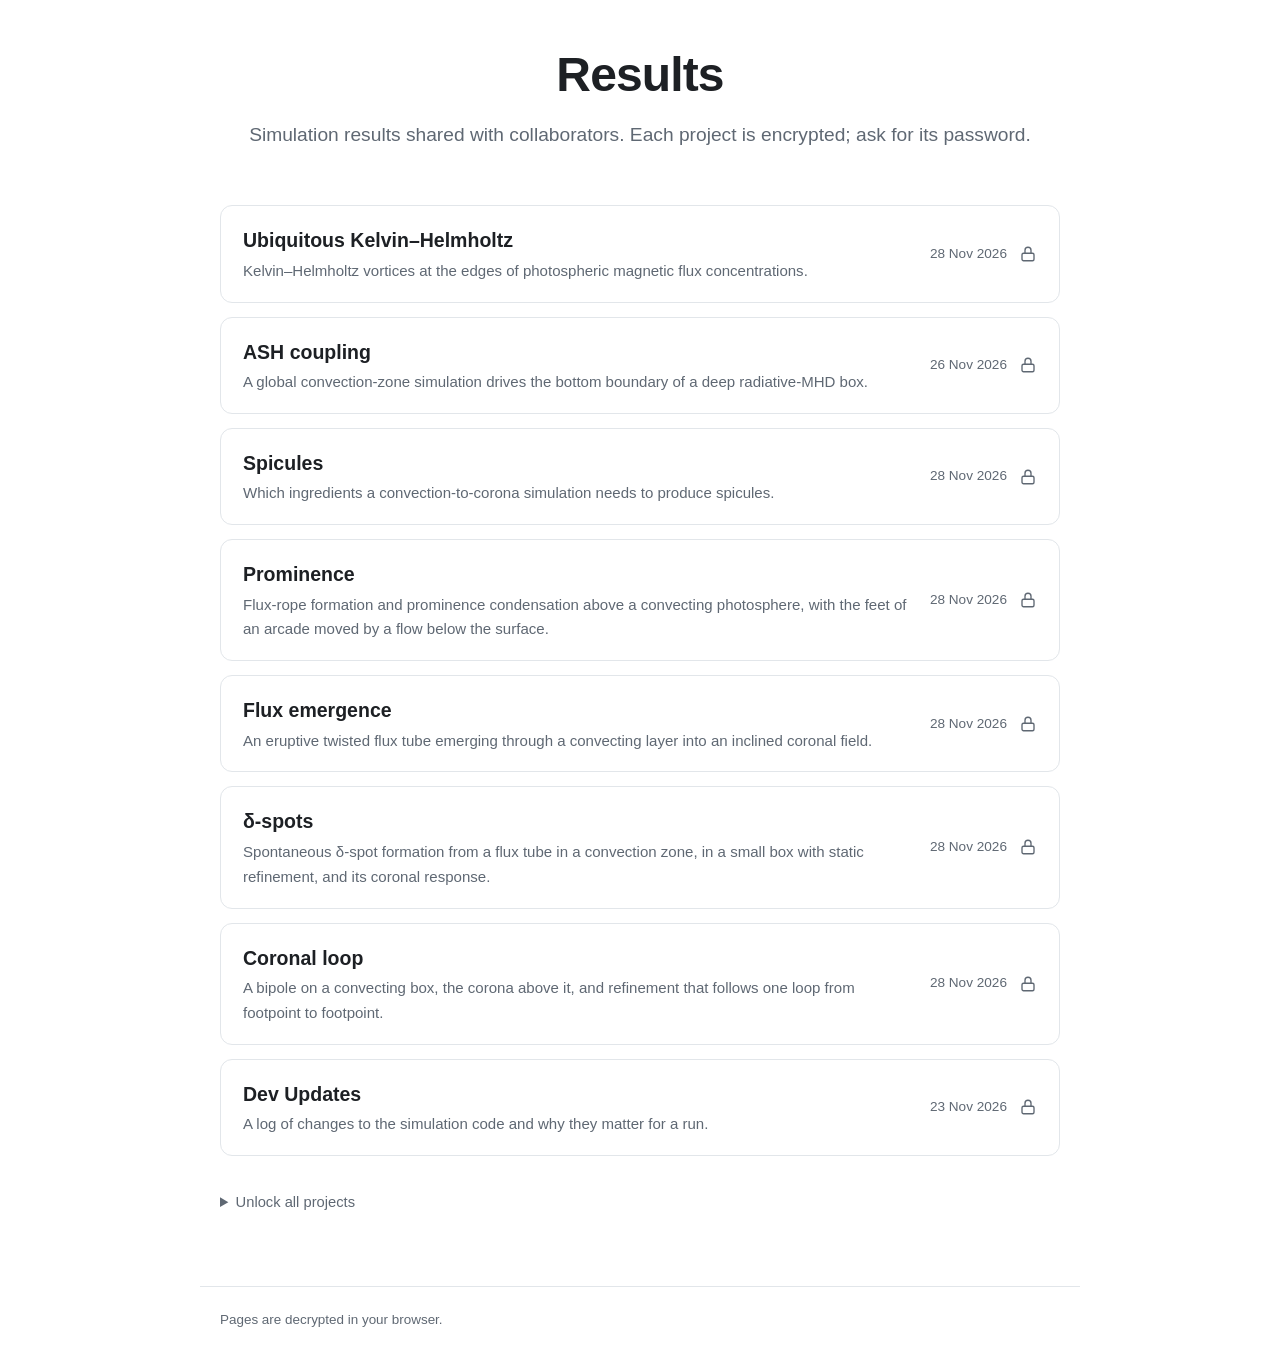
<file: index.html>
<!doctype html>
<html lang="en">
<head>
<meta charset="utf-8">
<meta name="viewport" content="width=device-width, initial-scale=1">
<meta name="robots" content="noindex, nofollow">
<title>Results</title>
<link rel="icon" href="data:image/svg+xml,%3Csvg xmlns='http://www.w3.org/2000/svg' viewBox='0 0 16 16'%3E%3Ccircle cx='8' cy='8' r='6.5' fill='none' stroke='%231a5fb4' stroke-width='2'/%3E%3Ccircle cx='8' cy='8' r='2.5' fill='%231a5fb4'/%3E%3C/svg%3E">
<link rel="stylesheet" href="assets/site.8fa0b52cb5.css">
</head>
<body data-page="index">
<script id="site" type="application/json">{"iter": 600000, "master_salt": "MdywJDzYJ8pTahub11m1Qg==", "projects": ["kelvin-helmholtz", "ash.coupling", "spicules", "prominence", "flux-emergence", "delta-spots", "coronal-loop", "dev-updates"]}</script>
<header class="hero wrap">
  <h1>Results</h1>
  <p class="subtitle">Simulation results shared with collaborators. Each project is encrypted; ask for its password.</p>
</header>
<main class="wrap">
  <div class="cards">
<a class="card" href="kelvin-helmholtz/" data-slug="kelvin-helmholtz"><div class="card-main"><h2>Ubiquitous Kelvin–Helmholtz</h2><p>Kelvin–Helmholtz vortices at the edges of photospheric magnetic flux concentrations.</p></div><div class="card-side"><time datetime="2026-11-28">28 Nov 2026</time><svg class="ico shut" viewBox="0 0 24 24" aria-hidden="true"><rect x="4" y="11" width="16" height="10" rx="2"/><path d="M8 11V7a4 4 0 0 1 8 0v4"/></svg><svg class="ico open" viewBox="0 0 24 24" aria-hidden="true"><rect x="4" y="11" width="16" height="10" rx="2"/><path d="M8 11V7a4 4 0 0 1 7.6-1.8"/></svg></div></a>
<a class="card" href="ash.coupling/" data-slug="ash.coupling"><div class="card-main"><h2>ASH coupling</h2><p>A global convection-zone simulation drives the bottom boundary of a deep radiative-MHD box.</p></div><div class="card-side"><time datetime="2026-11-26">26 Nov 2026</time><svg class="ico shut" viewBox="0 0 24 24" aria-hidden="true"><rect x="4" y="11" width="16" height="10" rx="2"/><path d="M8 11V7a4 4 0 0 1 8 0v4"/></svg><svg class="ico open" viewBox="0 0 24 24" aria-hidden="true"><rect x="4" y="11" width="16" height="10" rx="2"/><path d="M8 11V7a4 4 0 0 1 7.6-1.8"/></svg></div></a>
<a class="card" href="spicules/" data-slug="spicules"><div class="card-main"><h2>Spicules</h2><p>Which ingredients a convection-to-corona simulation needs to produce spicules.</p></div><div class="card-side"><time datetime="2026-11-28">28 Nov 2026</time><svg class="ico shut" viewBox="0 0 24 24" aria-hidden="true"><rect x="4" y="11" width="16" height="10" rx="2"/><path d="M8 11V7a4 4 0 0 1 8 0v4"/></svg><svg class="ico open" viewBox="0 0 24 24" aria-hidden="true"><rect x="4" y="11" width="16" height="10" rx="2"/><path d="M8 11V7a4 4 0 0 1 7.6-1.8"/></svg></div></a>
<a class="card" href="prominence/" data-slug="prominence"><div class="card-main"><h2>Prominence</h2><p>Flux-rope formation and prominence condensation above a convecting photosphere, with the feet of an arcade moved by a flow below the surface.</p></div><div class="card-side"><time datetime="2026-11-28">28 Nov 2026</time><svg class="ico shut" viewBox="0 0 24 24" aria-hidden="true"><rect x="4" y="11" width="16" height="10" rx="2"/><path d="M8 11V7a4 4 0 0 1 8 0v4"/></svg><svg class="ico open" viewBox="0 0 24 24" aria-hidden="true"><rect x="4" y="11" width="16" height="10" rx="2"/><path d="M8 11V7a4 4 0 0 1 7.6-1.8"/></svg></div></a>
<a class="card" href="flux-emergence/" data-slug="flux-emergence"><div class="card-main"><h2>Flux emergence</h2><p>An eruptive twisted flux tube emerging through a convecting layer into an inclined coronal field.</p></div><div class="card-side"><time datetime="2026-11-28">28 Nov 2026</time><svg class="ico shut" viewBox="0 0 24 24" aria-hidden="true"><rect x="4" y="11" width="16" height="10" rx="2"/><path d="M8 11V7a4 4 0 0 1 8 0v4"/></svg><svg class="ico open" viewBox="0 0 24 24" aria-hidden="true"><rect x="4" y="11" width="16" height="10" rx="2"/><path d="M8 11V7a4 4 0 0 1 7.6-1.8"/></svg></div></a>
<a class="card" href="delta-spots/" data-slug="delta-spots"><div class="card-main"><h2>δ-spots</h2><p>Spontaneous δ-spot formation from a flux tube in a convection zone, in a small box with static refinement, and its coronal response.</p></div><div class="card-side"><time datetime="2026-11-28">28 Nov 2026</time><svg class="ico shut" viewBox="0 0 24 24" aria-hidden="true"><rect x="4" y="11" width="16" height="10" rx="2"/><path d="M8 11V7a4 4 0 0 1 8 0v4"/></svg><svg class="ico open" viewBox="0 0 24 24" aria-hidden="true"><rect x="4" y="11" width="16" height="10" rx="2"/><path d="M8 11V7a4 4 0 0 1 7.6-1.8"/></svg></div></a>
<a class="card" href="coronal-loop/" data-slug="coronal-loop"><div class="card-main"><h2>Coronal loop</h2><p>A bipole on a convecting box, the corona above it, and refinement that follows one loop from footpoint to footpoint.</p></div><div class="card-side"><time datetime="2026-11-28">28 Nov 2026</time><svg class="ico shut" viewBox="0 0 24 24" aria-hidden="true"><rect x="4" y="11" width="16" height="10" rx="2"/><path d="M8 11V7a4 4 0 0 1 8 0v4"/></svg><svg class="ico open" viewBox="0 0 24 24" aria-hidden="true"><rect x="4" y="11" width="16" height="10" rx="2"/><path d="M8 11V7a4 4 0 0 1 7.6-1.8"/></svg></div></a>
<a class="card" href="dev-updates/" data-slug="dev-updates"><div class="card-main"><h2>Dev Updates</h2><p>A log of changes to the simulation code and why they matter for a run.</p></div><div class="card-side"><time datetime="2026-11-23">23 Nov 2026</time><svg class="ico shut" viewBox="0 0 24 24" aria-hidden="true"><rect x="4" y="11" width="16" height="10" rx="2"/><path d="M8 11V7a4 4 0 0 1 8 0v4"/></svg><svg class="ico open" viewBox="0 0 24 24" aria-hidden="true"><rect x="4" y="11" width="16" height="10" rx="2"/><path d="M8 11V7a4 4 0 0 1 7.6-1.8"/></svg></div></a>
  </div>
  <details class="unlock-all">
    <summary>Unlock all projects</summary>
    <form>
      <div class="row-in">
        <input type="password" name="password" placeholder="Master password" aria-label="Master password" autocomplete="current-password" required>
        <button class="btn-primary" type="submit">Unlock</button>
      </div>
      <label class="remember"><input type="checkbox" name="remember"> Remember on this device</label>
      <p class="gate-msg" role="status"></p>
    </form>
  </details>
  <p class="relock" hidden><button class="linkbtn" type="button">Lock all on this device</button></p>
</main>
<footer class="foot wrap"><span>Pages are decrypted in your browser.</span></footer>
<script src="assets/site.dbea217e1a.js"></script>
</body>
</html>
</file>
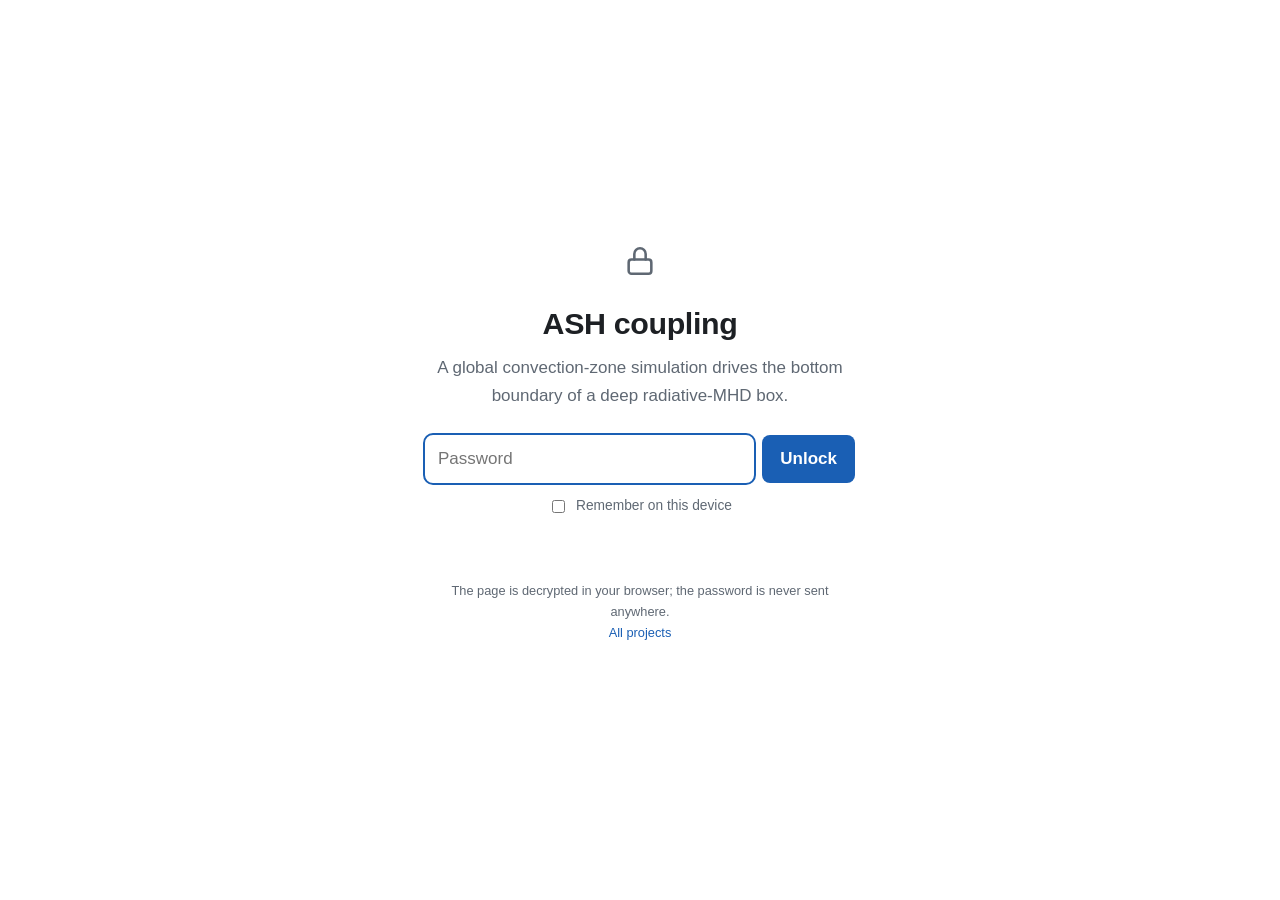
<file: ash.coupling/index.html>
<!doctype html>
<html lang="en">
<head>
<meta charset="utf-8">
<meta name="viewport" content="width=device-width, initial-scale=1">
<meta name="robots" content="noindex, nofollow">
<title>ASH coupling</title>
<link rel="icon" href="data:image/svg+xml,%3Csvg xmlns='http://www.w3.org/2000/svg' viewBox='0 0 16 16'%3E%3Ccircle cx='8' cy='8' r='6.5' fill='none' stroke='%231a5fb4' stroke-width='2'/%3E%3Ccircle cx='8' cy='8' r='2.5' fill='%231a5fb4'/%3E%3C/svg%3E">
<link rel="stylesheet" href="../assets/site.8fa0b52cb5.css">
</head>
<body data-page="project">
<script id="lock" type="application/json">{"slug": "ash.coupling", "iter": 600000, "wraps": [{"kind": "project", "salt": "FoZcTg88zcdBr2bxIqhaSA==", "iv": "NQUw1t5SkcUzcD8n", "ct": "WQuzuqBDuS+KFTEGLCZ11UWl7AUpnhHm5+mbm3DwXoDgKesjeccGna9XqWFfGvgI"}, {"kind": "master", "salt": "MdywJDzYJ8pTahub11m1Qg==", "iv": "s7xpWn/ov3HhgpQ3", "ct": "J3E2PTNZeDgxgxjnhoNzJdGrCRnavw03Y1xCmvXjTamJX2slllOdSBKTILYc5AgO"}]}</script>
<section id="gate" class="gate" hidden>
  <div class="gate-card">
    <svg class="ico shut" viewBox="0 0 24 24" aria-hidden="true"><rect x="4" y="11" width="16" height="10" rx="2"/><path d="M8 11V7a4 4 0 0 1 8 0v4"/></svg><svg class="ico open" viewBox="0 0 24 24" aria-hidden="true"><rect x="4" y="11" width="16" height="10" rx="2"/><path d="M8 11V7a4 4 0 0 1 7.6-1.8"/></svg>
    <h1>ASH coupling</h1>
    <p class="summary">A global convection-zone simulation drives the bottom boundary of a deep radiative-MHD box.</p>
    <form>
      <div class="row-in">
        <input type="password" name="password" placeholder="Password" aria-label="Password" autocomplete="current-password" required>
        <button class="btn-primary" type="submit">Unlock</button>
      </div>
      <label class="remember"><input type="checkbox" name="remember"> Remember on this device</label>
      <p class="gate-msg" role="status"></p>
    </form>
    <p class="fine">The page is decrypted in your browser; the password is never sent anywhere.<br><a href="../">All projects</a></p>
  </div>
</section>
<div id="app" hidden>
  <nav class="top wrap"><a href="../">&larr; All projects</a></nav>
  <header class="hero wrap"></header>
  <main id="content" class="content wrap"></main>
  <footer class="foot wrap"><span>Updated 26 Nov 2026</span><span class="acts"></span></footer>
</div>
<noscript><p class="wrap">This page needs JavaScript to decrypt its content.</p></noscript>
<script src="../assets/site.dbea217e1a.js"></script>
</body>
</html>
</file>
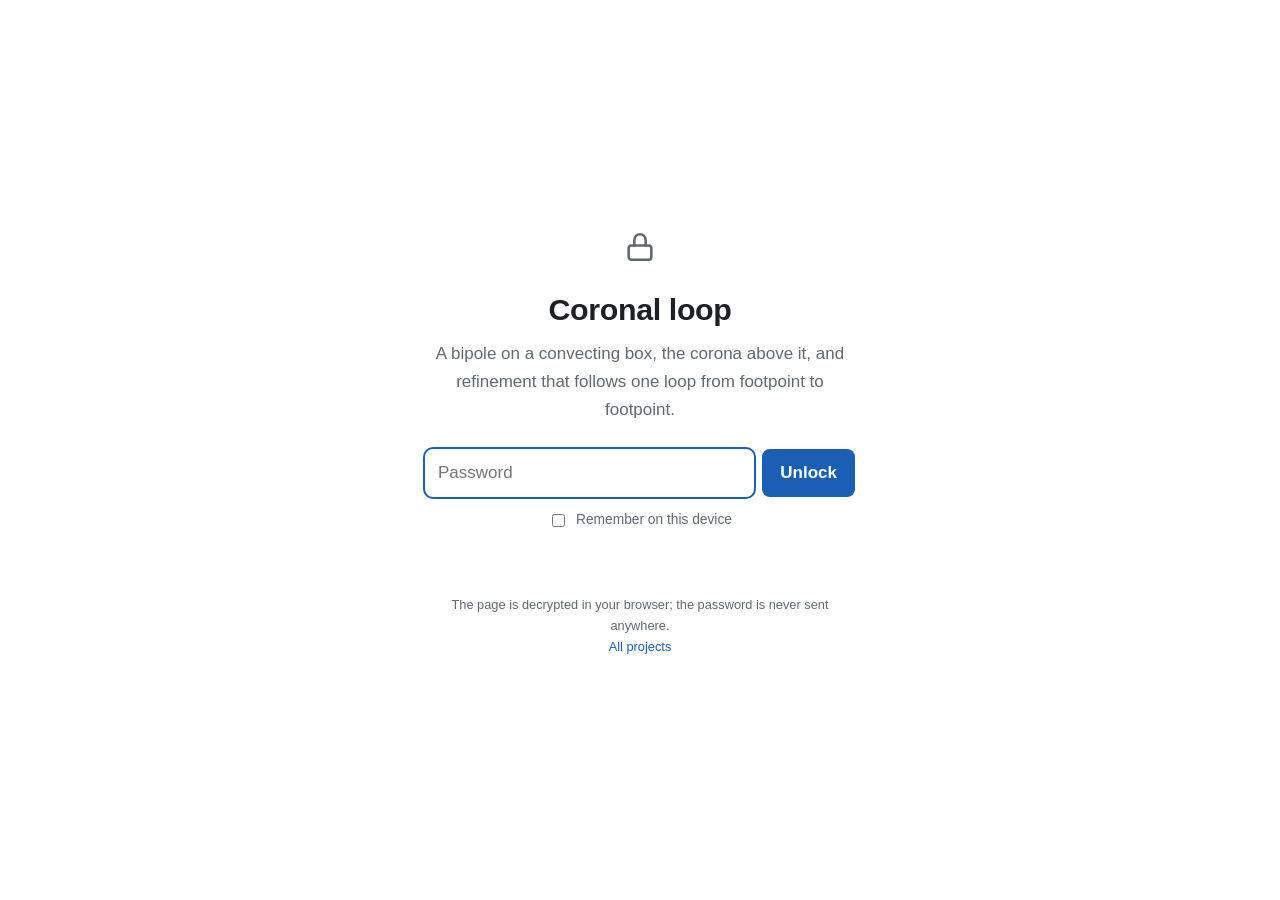
<file: coronal-loop/index.html>
<!doctype html>
<html lang="en">
<head>
<meta charset="utf-8">
<meta name="viewport" content="width=device-width, initial-scale=1">
<meta name="robots" content="noindex, nofollow">
<title>Coronal loop</title>
<link rel="icon" href="data:image/svg+xml,%3Csvg xmlns='http://www.w3.org/2000/svg' viewBox='0 0 16 16'%3E%3Ccircle cx='8' cy='8' r='6.5' fill='none' stroke='%231a5fb4' stroke-width='2'/%3E%3Ccircle cx='8' cy='8' r='2.5' fill='%231a5fb4'/%3E%3C/svg%3E">
<link rel="stylesheet" href="../assets/site.8fa0b52cb5.css">
</head>
<body data-page="project">
<script id="lock" type="application/json">{"slug": "coronal-loop", "iter": 600000, "wraps": [{"kind": "project", "salt": "k1FhNnXXBb6yK50ZsESLJA==", "iv": "eJFFzVR1xUXw58kQ", "ct": "ZxaOL3rtWvAsvypK4Rawy/boFbTXlzDtk+ROZPhcpww6LGCwRtij3SJ2TwwssOLn"}, {"kind": "master", "salt": "MdywJDzYJ8pTahub11m1Qg==", "iv": "uJE54w6+54CXm+QG", "ct": "xHUNPlRmi6ogM9d4WvRhEgWD2PUcnL97K2k7RQudXD8d0vZMepRS0RAKZApG4/Jq"}]}</script>
<section id="gate" class="gate" hidden>
  <div class="gate-card">
    <svg class="ico shut" viewBox="0 0 24 24" aria-hidden="true"><rect x="4" y="11" width="16" height="10" rx="2"/><path d="M8 11V7a4 4 0 0 1 8 0v4"/></svg><svg class="ico open" viewBox="0 0 24 24" aria-hidden="true"><rect x="4" y="11" width="16" height="10" rx="2"/><path d="M8 11V7a4 4 0 0 1 7.6-1.8"/></svg>
    <h1>Coronal loop</h1>
    <p class="summary">A bipole on a convecting box, the corona above it, and refinement that follows one loop from footpoint to footpoint.</p>
    <form>
      <div class="row-in">
        <input type="password" name="password" placeholder="Password" aria-label="Password" autocomplete="current-password" required>
        <button class="btn-primary" type="submit">Unlock</button>
      </div>
      <label class="remember"><input type="checkbox" name="remember"> Remember on this device</label>
      <p class="gate-msg" role="status"></p>
    </form>
    <p class="fine">The page is decrypted in your browser; the password is never sent anywhere.<br><a href="../">All projects</a></p>
  </div>
</section>
<div id="app" hidden>
  <nav class="top wrap"><a href="../">&larr; All projects</a></nav>
  <header class="hero wrap"></header>
  <main id="content" class="content wrap"></main>
  <footer class="foot wrap"><span>Updated 28 Nov 2026</span><span class="acts"></span></footer>
</div>
<noscript><p class="wrap">This page needs JavaScript to decrypt its content.</p></noscript>
<script src="../assets/site.dbea217e1a.js"></script>
</body>
</html>
</file>
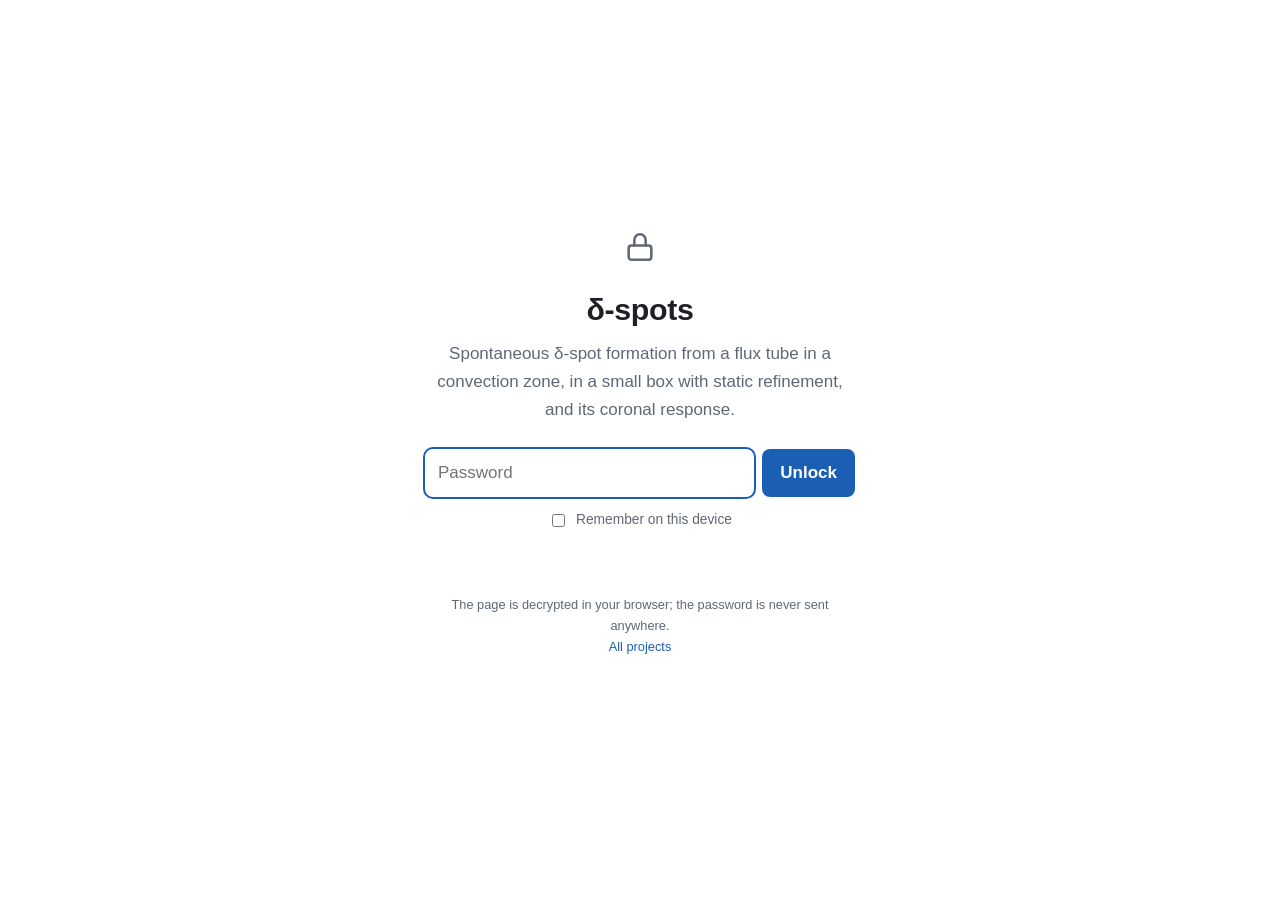
<file: delta-spots/index.html>
<!doctype html>
<html lang="en">
<head>
<meta charset="utf-8">
<meta name="viewport" content="width=device-width, initial-scale=1">
<meta name="robots" content="noindex, nofollow">
<title>δ-spots</title>
<link rel="icon" href="data:image/svg+xml,%3Csvg xmlns='http://www.w3.org/2000/svg' viewBox='0 0 16 16'%3E%3Ccircle cx='8' cy='8' r='6.5' fill='none' stroke='%231a5fb4' stroke-width='2'/%3E%3Ccircle cx='8' cy='8' r='2.5' fill='%231a5fb4'/%3E%3C/svg%3E">
<link rel="stylesheet" href="../assets/site.8fa0b52cb5.css">
</head>
<body data-page="project">
<script id="lock" type="application/json">{"slug": "delta-spots", "iter": 600000, "wraps": [{"kind": "project", "salt": "gBM4YNePdzdVMYiPTY2bqg==", "iv": "joLFcwXz3CztOh73", "ct": "LxWFhSr+jwfF4CfmYexPzN192JSXbwyqmvAJLbv8/E8mbjjp7OzqVuo/oFrWD2F1"}, {"kind": "master", "salt": "MdywJDzYJ8pTahub11m1Qg==", "iv": "Y55/TDx62qlnMKqt", "ct": "qkNmxyLDsj0kprwn4NlR3ZB4fBVFPUuVZDabobORaYwAsnf73+CzLUtXqfUlz/iJ"}]}</script>
<section id="gate" class="gate" hidden>
  <div class="gate-card">
    <svg class="ico shut" viewBox="0 0 24 24" aria-hidden="true"><rect x="4" y="11" width="16" height="10" rx="2"/><path d="M8 11V7a4 4 0 0 1 8 0v4"/></svg><svg class="ico open" viewBox="0 0 24 24" aria-hidden="true"><rect x="4" y="11" width="16" height="10" rx="2"/><path d="M8 11V7a4 4 0 0 1 7.6-1.8"/></svg>
    <h1>δ-spots</h1>
    <p class="summary">Spontaneous δ-spot formation from a flux tube in a convection zone, in a small box with static refinement, and its coronal response.</p>
    <form>
      <div class="row-in">
        <input type="password" name="password" placeholder="Password" aria-label="Password" autocomplete="current-password" required>
        <button class="btn-primary" type="submit">Unlock</button>
      </div>
      <label class="remember"><input type="checkbox" name="remember"> Remember on this device</label>
      <p class="gate-msg" role="status"></p>
    </form>
    <p class="fine">The page is decrypted in your browser; the password is never sent anywhere.<br><a href="../">All projects</a></p>
  </div>
</section>
<div id="app" hidden>
  <nav class="top wrap"><a href="../">&larr; All projects</a></nav>
  <header class="hero wrap"></header>
  <main id="content" class="content wrap"></main>
  <footer class="foot wrap"><span>Updated 28 Nov 2026</span><span class="acts"></span></footer>
</div>
<noscript><p class="wrap">This page needs JavaScript to decrypt its content.</p></noscript>
<script src="../assets/site.dbea217e1a.js"></script>
</body>
</html>
</file>
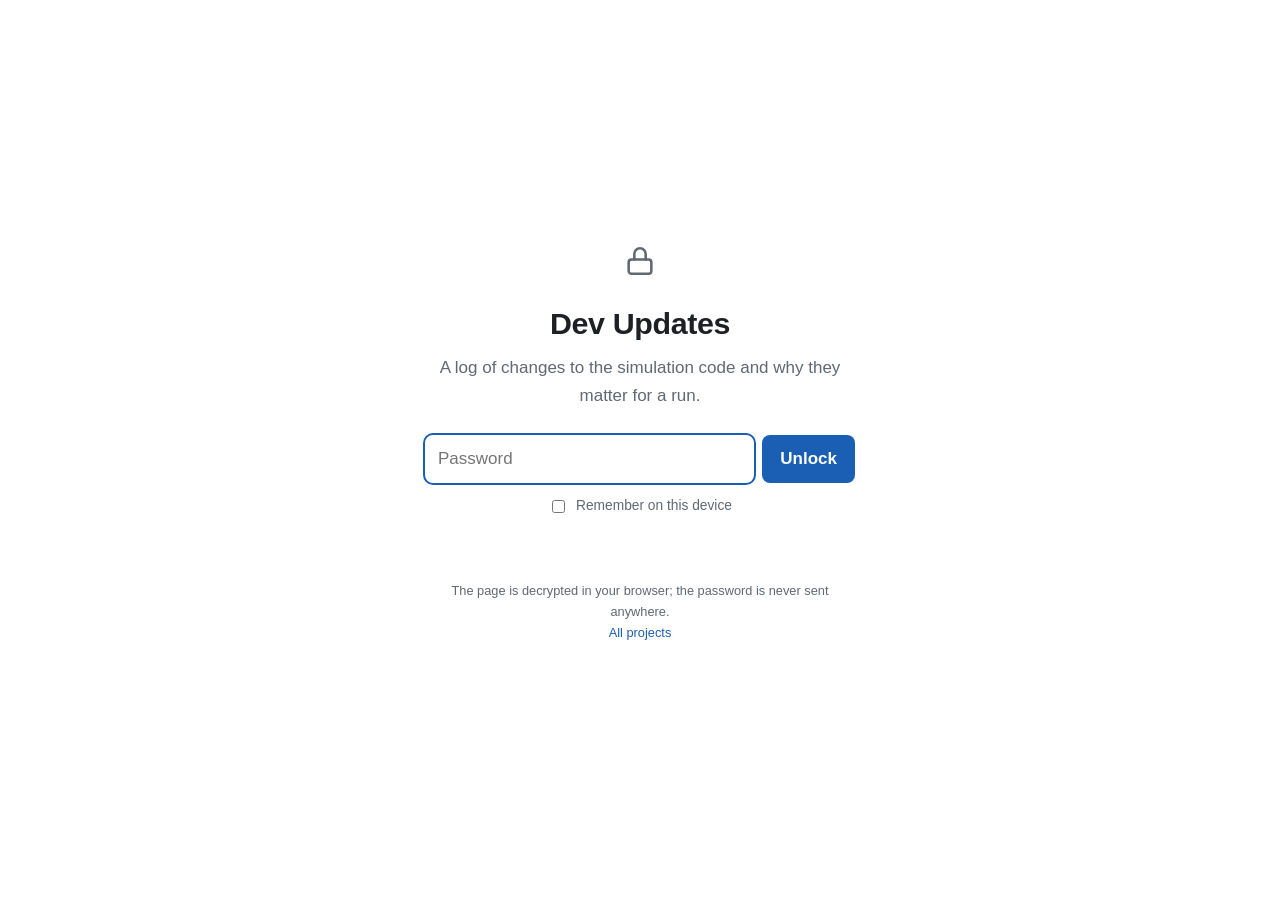
<file: dev-updates/index.html>
<!doctype html>
<html lang="en">
<head>
<meta charset="utf-8">
<meta name="viewport" content="width=device-width, initial-scale=1">
<meta name="robots" content="noindex, nofollow">
<title>Dev Updates</title>
<link rel="icon" href="data:image/svg+xml,%3Csvg xmlns='http://www.w3.org/2000/svg' viewBox='0 0 16 16'%3E%3Ccircle cx='8' cy='8' r='6.5' fill='none' stroke='%231a5fb4' stroke-width='2'/%3E%3Ccircle cx='8' cy='8' r='2.5' fill='%231a5fb4'/%3E%3C/svg%3E">
<link rel="stylesheet" href="../assets/site.8fa0b52cb5.css">
</head>
<body data-page="project">
<script id="lock" type="application/json">{"slug": "dev-updates", "iter": 600000, "wraps": [{"kind": "project", "salt": "6z6kP9P3Esyu656OUWflHQ==", "iv": "eF38Iixm3sRyDrQc", "ct": "ntl/sP/3J+36xueAfs1xK1D0qMAn9aWHSusvnOwwOqkwVwls4/p2lc8IXBWemSqo"}, {"kind": "master", "salt": "MdywJDzYJ8pTahub11m1Qg==", "iv": "dbcvsGfhhvYbliLM", "ct": "1gnmmjq42fncQOSjmN5J0ZF3rL/JvJMs+FGhLs3jaaX6vEyvD7ZWM5UQeduBD0tb"}]}</script>
<section id="gate" class="gate" hidden>
  <div class="gate-card">
    <svg class="ico shut" viewBox="0 0 24 24" aria-hidden="true"><rect x="4" y="11" width="16" height="10" rx="2"/><path d="M8 11V7a4 4 0 0 1 8 0v4"/></svg><svg class="ico open" viewBox="0 0 24 24" aria-hidden="true"><rect x="4" y="11" width="16" height="10" rx="2"/><path d="M8 11V7a4 4 0 0 1 7.6-1.8"/></svg>
    <h1>Dev Updates</h1>
    <p class="summary">A log of changes to the simulation code and why they matter for a run.</p>
    <form>
      <div class="row-in">
        <input type="password" name="password" placeholder="Password" aria-label="Password" autocomplete="current-password" required>
        <button class="btn-primary" type="submit">Unlock</button>
      </div>
      <label class="remember"><input type="checkbox" name="remember"> Remember on this device</label>
      <p class="gate-msg" role="status"></p>
    </form>
    <p class="fine">The page is decrypted in your browser; the password is never sent anywhere.<br><a href="../">All projects</a></p>
  </div>
</section>
<div id="app" hidden>
  <nav class="top wrap"><a href="../">&larr; All projects</a></nav>
  <header class="hero wrap"></header>
  <main id="content" class="content wrap"></main>
  <footer class="foot wrap"><span>Updated 23 Nov 2026</span><span class="acts"></span></footer>
</div>
<noscript><p class="wrap">This page needs JavaScript to decrypt its content.</p></noscript>
<script src="../assets/site.dbea217e1a.js"></script>
</body>
</html>
</file>
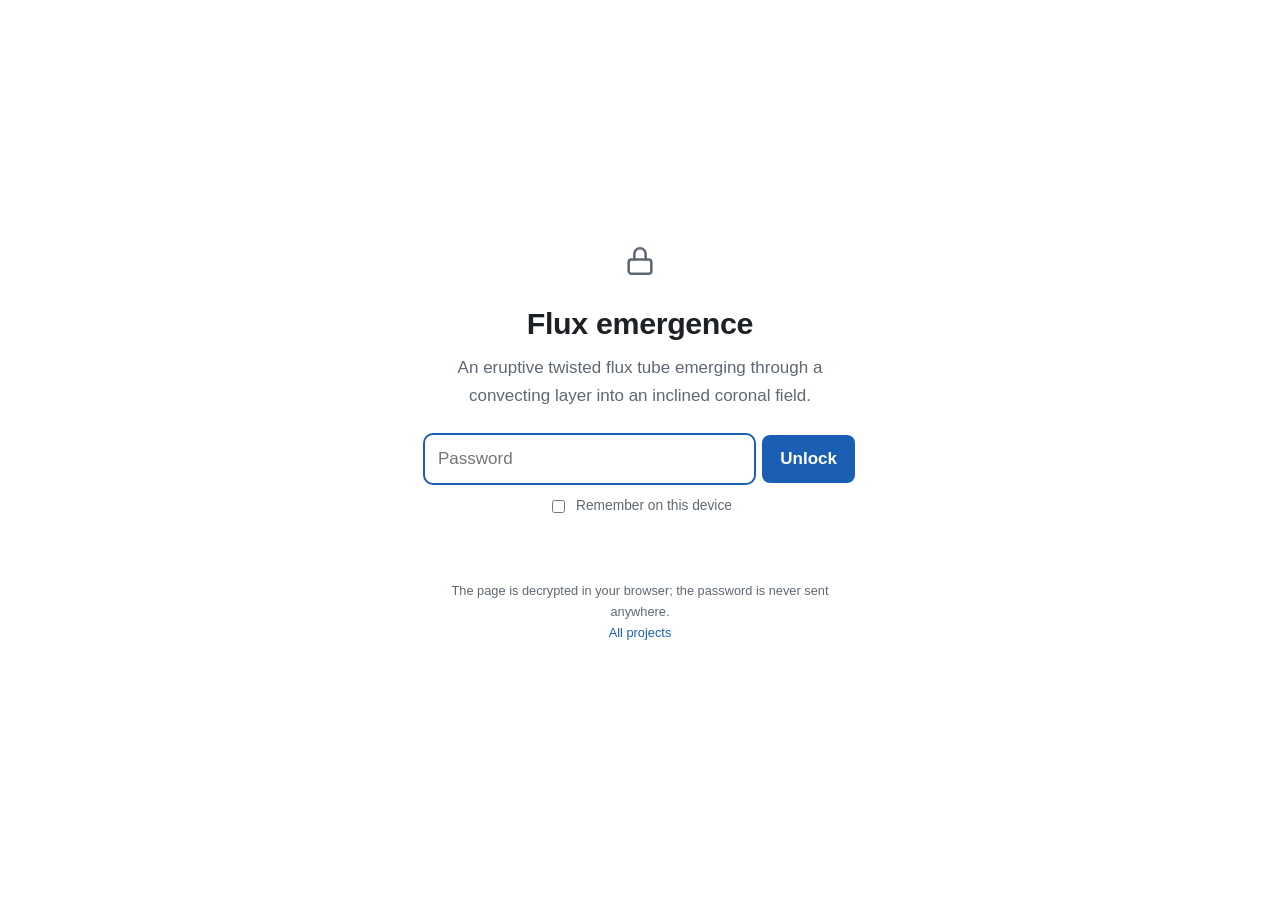
<file: flux-emergence/index.html>
<!doctype html>
<html lang="en">
<head>
<meta charset="utf-8">
<meta name="viewport" content="width=device-width, initial-scale=1">
<meta name="robots" content="noindex, nofollow">
<title>Flux emergence</title>
<link rel="icon" href="data:image/svg+xml,%3Csvg xmlns='http://www.w3.org/2000/svg' viewBox='0 0 16 16'%3E%3Ccircle cx='8' cy='8' r='6.5' fill='none' stroke='%231a5fb4' stroke-width='2'/%3E%3Ccircle cx='8' cy='8' r='2.5' fill='%231a5fb4'/%3E%3C/svg%3E">
<link rel="stylesheet" href="../assets/site.8fa0b52cb5.css">
</head>
<body data-page="project">
<script id="lock" type="application/json">{"slug": "flux-emergence", "iter": 600000, "wraps": [{"kind": "project", "salt": "kWPZl+OGgKcwQV4i8jCCJA==", "iv": "R4tA1paVt7AG9XJq", "ct": "1+Sa5CndmSoVmOvzh2gZv3dR3IesMkhwAh1I2IeWNwVgHMFphSQfLBJJAunyPLUo"}, {"kind": "master", "salt": "MdywJDzYJ8pTahub11m1Qg==", "iv": "ySU5tyGH8Prl0svz", "ct": "PVCNO/L7BfBi1xMjFc0c8dWbCfzPTqErgG+fzIHmSkK+6pctviZBagcp/HfHpsN1"}]}</script>
<section id="gate" class="gate" hidden>
  <div class="gate-card">
    <svg class="ico shut" viewBox="0 0 24 24" aria-hidden="true"><rect x="4" y="11" width="16" height="10" rx="2"/><path d="M8 11V7a4 4 0 0 1 8 0v4"/></svg><svg class="ico open" viewBox="0 0 24 24" aria-hidden="true"><rect x="4" y="11" width="16" height="10" rx="2"/><path d="M8 11V7a4 4 0 0 1 7.6-1.8"/></svg>
    <h1>Flux emergence</h1>
    <p class="summary">An eruptive twisted flux tube emerging through a convecting layer into an inclined coronal field.</p>
    <form>
      <div class="row-in">
        <input type="password" name="password" placeholder="Password" aria-label="Password" autocomplete="current-password" required>
        <button class="btn-primary" type="submit">Unlock</button>
      </div>
      <label class="remember"><input type="checkbox" name="remember"> Remember on this device</label>
      <p class="gate-msg" role="status"></p>
    </form>
    <p class="fine">The page is decrypted in your browser; the password is never sent anywhere.<br><a href="../">All projects</a></p>
  </div>
</section>
<div id="app" hidden>
  <nav class="top wrap"><a href="../">&larr; All projects</a></nav>
  <header class="hero wrap"></header>
  <main id="content" class="content wrap"></main>
  <footer class="foot wrap"><span>Updated 28 Nov 2026</span><span class="acts"></span></footer>
</div>
<noscript><p class="wrap">This page needs JavaScript to decrypt its content.</p></noscript>
<script src="../assets/site.dbea217e1a.js"></script>
</body>
</html>
</file>
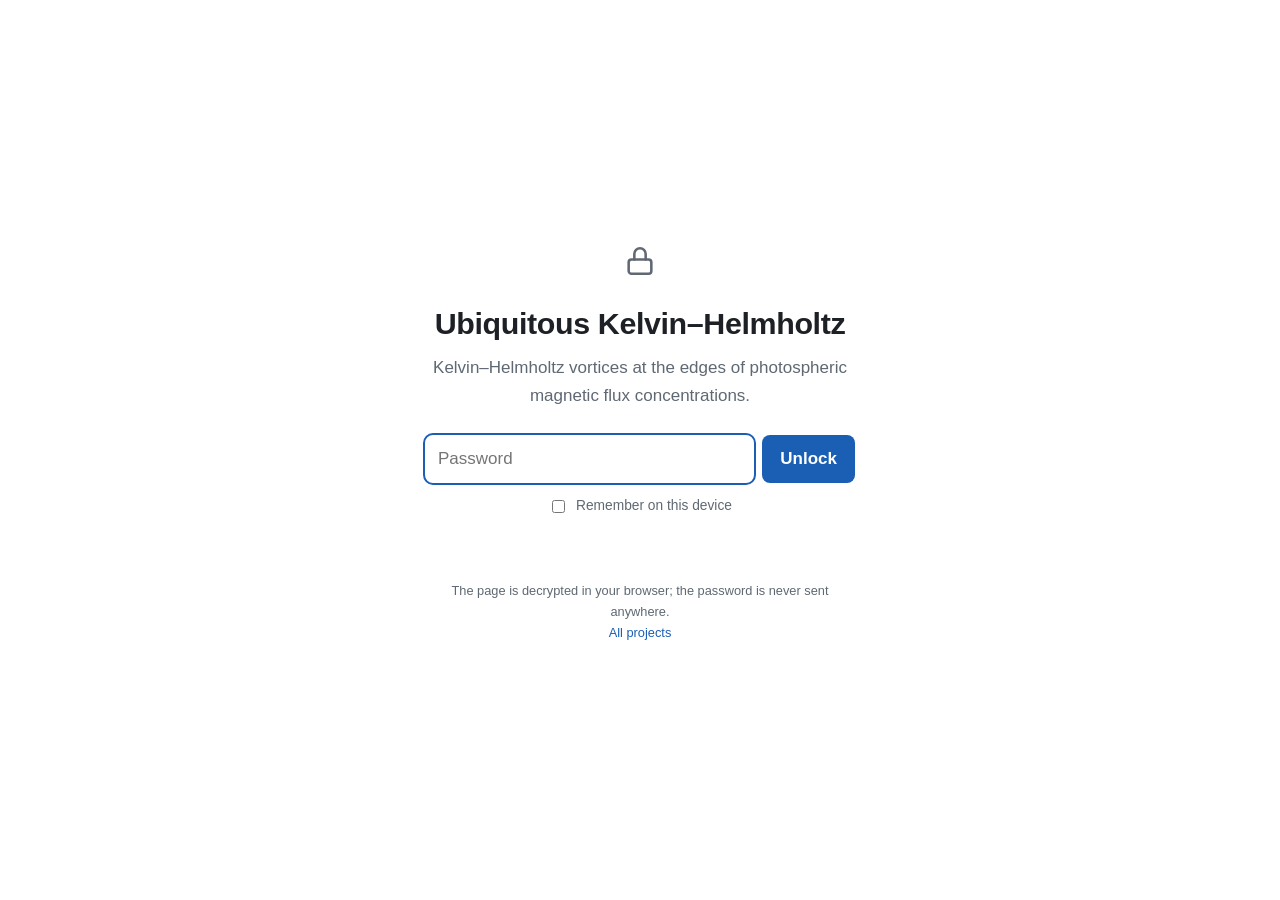
<file: kelvin-helmholtz/index.html>
<!doctype html>
<html lang="en">
<head>
<meta charset="utf-8">
<meta name="viewport" content="width=device-width, initial-scale=1">
<meta name="robots" content="noindex, nofollow">
<title>Ubiquitous Kelvin–Helmholtz</title>
<link rel="icon" href="data:image/svg+xml,%3Csvg xmlns='http://www.w3.org/2000/svg' viewBox='0 0 16 16'%3E%3Ccircle cx='8' cy='8' r='6.5' fill='none' stroke='%231a5fb4' stroke-width='2'/%3E%3Ccircle cx='8' cy='8' r='2.5' fill='%231a5fb4'/%3E%3C/svg%3E">
<link rel="stylesheet" href="../assets/site.8fa0b52cb5.css">
</head>
<body data-page="project">
<script id="lock" type="application/json">{"slug": "kelvin-helmholtz", "iter": 600000, "wraps": [{"kind": "project", "salt": "VrIKY9rp56q/5OvhkHpUrQ==", "iv": "DW3Vg4EMPXBKhbxn", "ct": "4IYDzCIrDawyzNGamt/oMdD8bMLjk0SzRNNX6v7lJXgyorkQcv0Ife6AVnewygcY"}, {"kind": "master", "salt": "MdywJDzYJ8pTahub11m1Qg==", "iv": "agCkHWQULk0zhwj+", "ct": "DiuSjWCo6pby2gYmLiEygjz7h55FxzjA88TXspYC+ccmpq8kel0WJVRdrvQqxFc5"}]}</script>
<section id="gate" class="gate" hidden>
  <div class="gate-card">
    <svg class="ico shut" viewBox="0 0 24 24" aria-hidden="true"><rect x="4" y="11" width="16" height="10" rx="2"/><path d="M8 11V7a4 4 0 0 1 8 0v4"/></svg><svg class="ico open" viewBox="0 0 24 24" aria-hidden="true"><rect x="4" y="11" width="16" height="10" rx="2"/><path d="M8 11V7a4 4 0 0 1 7.6-1.8"/></svg>
    <h1>Ubiquitous Kelvin–Helmholtz</h1>
    <p class="summary">Kelvin–Helmholtz vortices at the edges of photospheric magnetic flux concentrations.</p>
    <form>
      <div class="row-in">
        <input type="password" name="password" placeholder="Password" aria-label="Password" autocomplete="current-password" required>
        <button class="btn-primary" type="submit">Unlock</button>
      </div>
      <label class="remember"><input type="checkbox" name="remember"> Remember on this device</label>
      <p class="gate-msg" role="status"></p>
    </form>
    <p class="fine">The page is decrypted in your browser; the password is never sent anywhere.<br><a href="../">All projects</a></p>
  </div>
</section>
<div id="app" hidden>
  <nav class="top wrap"><a href="../">&larr; All projects</a></nav>
  <header class="hero wrap"></header>
  <main id="content" class="content wrap"></main>
  <footer class="foot wrap"><span>Updated 28 Nov 2026</span><span class="acts"></span></footer>
</div>
<noscript><p class="wrap">This page needs JavaScript to decrypt its content.</p></noscript>
<script src="../assets/site.dbea217e1a.js"></script>
</body>
</html>
</file>
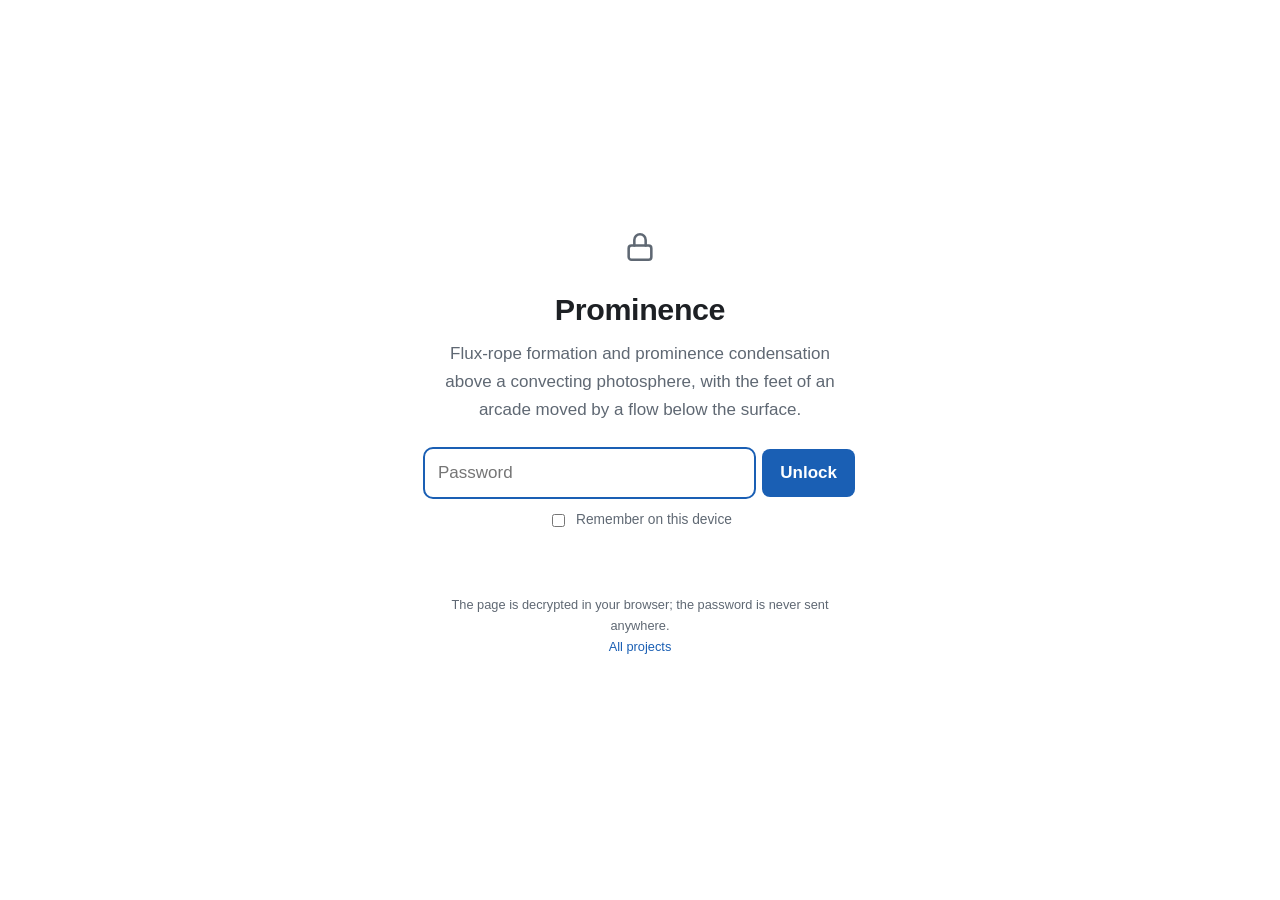
<file: prominence/index.html>
<!doctype html>
<html lang="en">
<head>
<meta charset="utf-8">
<meta name="viewport" content="width=device-width, initial-scale=1">
<meta name="robots" content="noindex, nofollow">
<title>Prominence</title>
<link rel="icon" href="data:image/svg+xml,%3Csvg xmlns='http://www.w3.org/2000/svg' viewBox='0 0 16 16'%3E%3Ccircle cx='8' cy='8' r='6.5' fill='none' stroke='%231a5fb4' stroke-width='2'/%3E%3Ccircle cx='8' cy='8' r='2.5' fill='%231a5fb4'/%3E%3C/svg%3E">
<link rel="stylesheet" href="../assets/site.8fa0b52cb5.css">
</head>
<body data-page="project">
<script id="lock" type="application/json">{"slug": "prominence", "iter": 600000, "wraps": [{"kind": "project", "salt": "MrIrtT/Je4UvjRCS2aPpxw==", "iv": "8DtDEegH4l05Lpo7", "ct": "6Y6tkXOGBa6GEppm8NYXjKe4eDUsC12OMwnifNMZ6eFjIhQHe11LDrJTvs9vdlhT"}, {"kind": "master", "salt": "MdywJDzYJ8pTahub11m1Qg==", "iv": "HL3WAdJkQvunWanM", "ct": "DNEVfsOxH0p8AThgKPTMJklTIsEAgsMphh88GtVhgydlSDrF8xMkj48/UjyjHZ7x"}]}</script>
<section id="gate" class="gate" hidden>
  <div class="gate-card">
    <svg class="ico shut" viewBox="0 0 24 24" aria-hidden="true"><rect x="4" y="11" width="16" height="10" rx="2"/><path d="M8 11V7a4 4 0 0 1 8 0v4"/></svg><svg class="ico open" viewBox="0 0 24 24" aria-hidden="true"><rect x="4" y="11" width="16" height="10" rx="2"/><path d="M8 11V7a4 4 0 0 1 7.6-1.8"/></svg>
    <h1>Prominence</h1>
    <p class="summary">Flux-rope formation and prominence condensation above a convecting photosphere, with the feet of an arcade moved by a flow below the surface.</p>
    <form>
      <div class="row-in">
        <input type="password" name="password" placeholder="Password" aria-label="Password" autocomplete="current-password" required>
        <button class="btn-primary" type="submit">Unlock</button>
      </div>
      <label class="remember"><input type="checkbox" name="remember"> Remember on this device</label>
      <p class="gate-msg" role="status"></p>
    </form>
    <p class="fine">The page is decrypted in your browser; the password is never sent anywhere.<br><a href="../">All projects</a></p>
  </div>
</section>
<div id="app" hidden>
  <nav class="top wrap"><a href="../">&larr; All projects</a></nav>
  <header class="hero wrap"></header>
  <main id="content" class="content wrap"></main>
  <footer class="foot wrap"><span>Updated 28 Nov 2026</span><span class="acts"></span></footer>
</div>
<noscript><p class="wrap">This page needs JavaScript to decrypt its content.</p></noscript>
<script src="../assets/site.dbea217e1a.js"></script>
</body>
</html>
</file>
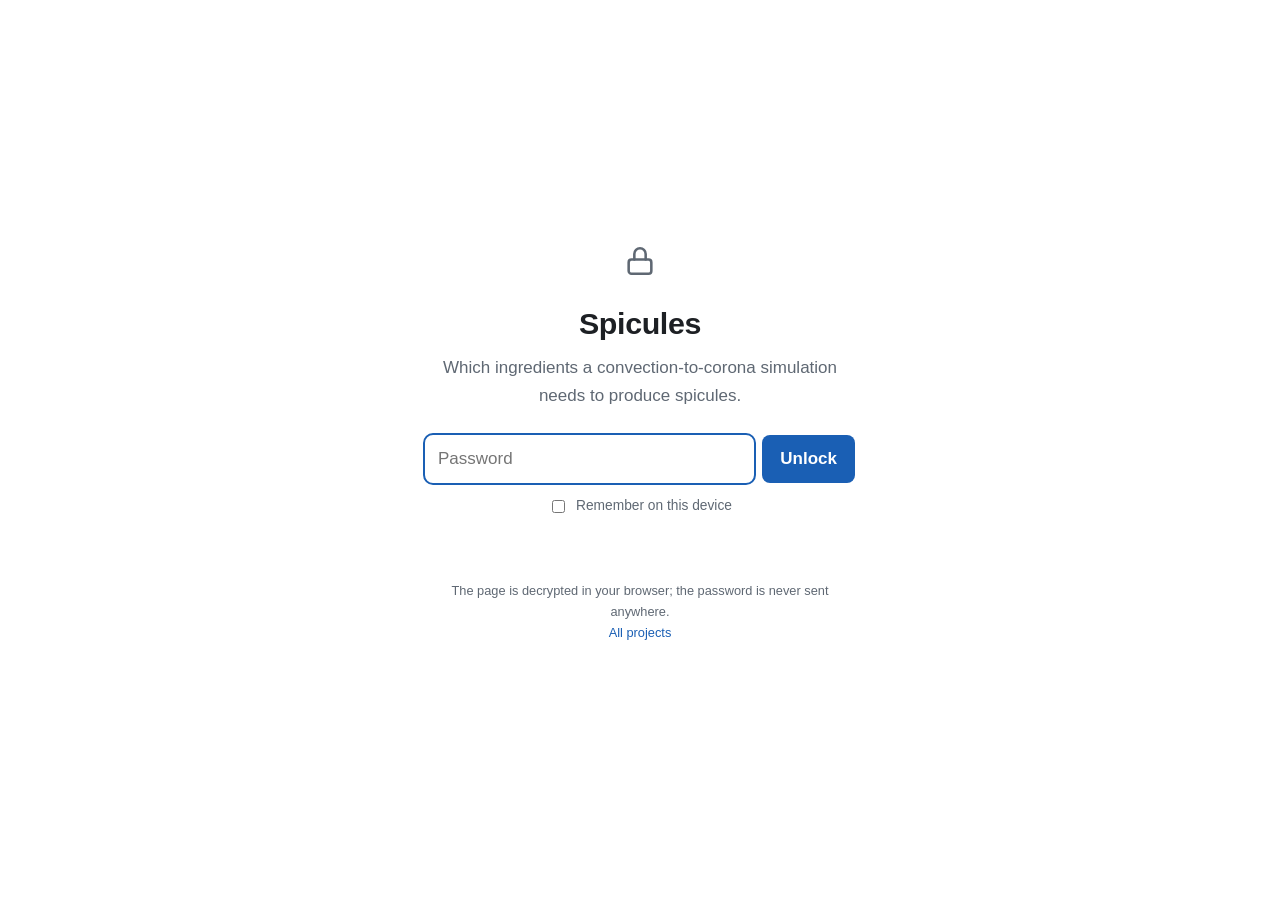
<file: spicules/index.html>
<!doctype html>
<html lang="en">
<head>
<meta charset="utf-8">
<meta name="viewport" content="width=device-width, initial-scale=1">
<meta name="robots" content="noindex, nofollow">
<title>Spicules</title>
<link rel="icon" href="data:image/svg+xml,%3Csvg xmlns='http://www.w3.org/2000/svg' viewBox='0 0 16 16'%3E%3Ccircle cx='8' cy='8' r='6.5' fill='none' stroke='%231a5fb4' stroke-width='2'/%3E%3Ccircle cx='8' cy='8' r='2.5' fill='%231a5fb4'/%3E%3C/svg%3E">
<link rel="stylesheet" href="../assets/site.8fa0b52cb5.css">
</head>
<body data-page="project">
<script id="lock" type="application/json">{"slug": "spicules", "iter": 600000, "wraps": [{"kind": "project", "salt": "N0MAxm7qLMbp+PTZi2Gs1Q==", "iv": "PLchmqodRor1kPhw", "ct": "SPIBUcivoBLd+tpOkP1lJEMl7fj6kfI1uSNYtMUvQ+c9VOdxvkpxNLeD/eCN7GmT"}, {"kind": "master", "salt": "MdywJDzYJ8pTahub11m1Qg==", "iv": "63KJcWlZkfQEkcNP", "ct": "v01OaknMl2RiKopdDBpaoVNAZtjQ+AvNaqp0YNfzp/7EunSBMdF56kkoe6wjeOQi"}]}</script>
<section id="gate" class="gate" hidden>
  <div class="gate-card">
    <svg class="ico shut" viewBox="0 0 24 24" aria-hidden="true"><rect x="4" y="11" width="16" height="10" rx="2"/><path d="M8 11V7a4 4 0 0 1 8 0v4"/></svg><svg class="ico open" viewBox="0 0 24 24" aria-hidden="true"><rect x="4" y="11" width="16" height="10" rx="2"/><path d="M8 11V7a4 4 0 0 1 7.6-1.8"/></svg>
    <h1>Spicules</h1>
    <p class="summary">Which ingredients a convection-to-corona simulation needs to produce spicules.</p>
    <form>
      <div class="row-in">
        <input type="password" name="password" placeholder="Password" aria-label="Password" autocomplete="current-password" required>
        <button class="btn-primary" type="submit">Unlock</button>
      </div>
      <label class="remember"><input type="checkbox" name="remember"> Remember on this device</label>
      <p class="gate-msg" role="status"></p>
    </form>
    <p class="fine">The page is decrypted in your browser; the password is never sent anywhere.<br><a href="../">All projects</a></p>
  </div>
</section>
<div id="app" hidden>
  <nav class="top wrap"><a href="../">&larr; All projects</a></nav>
  <header class="hero wrap"></header>
  <main id="content" class="content wrap"></main>
  <footer class="foot wrap"><span>Updated 28 Nov 2026</span><span class="acts"></span></footer>
</div>
<noscript><p class="wrap">This page needs JavaScript to decrypt its content.</p></noscript>
<script src="../assets/site.dbea217e1a.js"></script>
</body>
</html>
</file>
<file: assets/site.8fa0b52cb5.css>
/* Results site: one centred column in the style of graphics-paper project pages. */
:root {
  --bg: #ffffff;
  --fg: #1d2024;
  --muted: #5f6873;
  --line: #e2e6ea;
  --soft: #f4f6f8;
  --accent: #1a5fb4;
  --accent-fg: #ffffff;
  --chip: #edf1f6;
  --new: #c4302b;
  --sans: -apple-system, BlinkMacSystemFont, "Segoe UI", "Noto Sans", Inter, Roboto, "Helvetica Neue", Arial, sans-serif;
  --mono: ui-monospace, SFMono-Regular, Menlo, Consolas, "Liberation Mono", monospace;
  --col: 880px;
  --wide: 1180px;
  color-scheme: light;
}
@media (prefers-color-scheme: dark) {
  :root {
    --bg: #101317;
    --fg: #e5e8eb;
    --muted: #98a2ad;
    --line: #262c34;
    --soft: #171b21;
    --accent: #8ab4f8;
    --accent-fg: #101317;
    --chip: #1e242c;
    --new: #ff7b72;
    color-scheme: dark;
  }
}

* { box-sizing: border-box; }
html { -webkit-text-size-adjust: 100%; }
body { margin: 0; background: var(--bg); color: var(--fg); font: 17px/1.65 var(--sans); }
a { color: var(--accent); text-decoration: none; }
a:hover { text-decoration: underline; }
[hidden] { display: none !important; }
.wrap { max-width: var(--col); margin: 0 auto; padding: 0 20px; }
.ico { width: 18px; height: 18px; fill: none; stroke: currentColor; stroke-width: 1.8; stroke-linecap: round; stroke-linejoin: round; }

/* ---- header */
.top { padding-top: 20px; font-size: .9rem; }
.hero { text-align: center; padding-top: 48px; padding-bottom: 8px; }
.hero h1 { font-size: clamp(2rem, 5vw, 3rem); line-height: 1.12; font-weight: 650; letter-spacing: -.018em; margin: 0 0 .35em; }
.hero .subtitle { font-size: 1.2rem; color: var(--muted); margin: 0 0 1em; }
.hero .authors { font-size: 1.08rem; margin: 0 0 .9em; }
.meta { display: flex; flex-wrap: wrap; gap: 8px; justify-content: center; align-items: center; margin: 0; font-size: .85rem; color: var(--muted); }
.chip { background: var(--chip); color: var(--fg); padding: 2px 11px; border-radius: 999px; font-size: .8rem; }

/* ---- body text */
.content { padding-bottom: 24px; }
.content h2 { text-align: center; font-size: 1.6rem; font-weight: 650; letter-spacing: -.01em; margin: 2.4em 0 .7em; }
.content h3 { font-size: 1.2rem; font-weight: 650; margin: 2em 0 .5em; }
.content p, .content li { hyphens: auto; }
@media (min-width: 720px) { .content > p { text-align: justify; } }
sub, sup { line-height: 0; }
.content code { font: .86em var(--mono); background: var(--soft); padding: .12em .38em; border-radius: 4px; }
.content pre { background: var(--soft); padding: 14px 16px; border-radius: 8px; overflow-x: auto; }
.content pre code { background: none; padding: 0; }
.content table { border-collapse: collapse; margin: 1.4em auto; font-size: .92rem; }
.content th, .content td { border-bottom: 1px solid var(--line); padding: 6px 12px; text-align: left; }
.content th { font-weight: 600; }
.content blockquote { margin: 1.4em 0; padding: .2em 1.1em; border-left: 3px solid var(--line); color: var(--muted); }
.content hr { border: 0; border-top: 1px solid var(--line); margin: 3em 0; }

/* ---- figures */
.fig { margin: 2.2em 0 2.6em; scroll-margin-top: 20px; }
.fig.wide { position: relative; left: 50%; width: min(var(--wide), calc(100vw - 40px)); transform: translateX(-50%); }
.fig-row { --row: min(var(--wide), calc(100vw - 40px)); width: var(--row); margin: 2.2em 0 2.6em calc(50% - var(--row) / 2);
  display: grid; grid-template-columns: repeat(auto-fit, minmax(300px, 1fr)); gap: 0 28px; align-items: start; }
.fig-row > .fig { margin: 0 0 1.2em; }
.media { position: relative; background: var(--soft); border-radius: 8px; overflow: hidden; min-height: 60px; }
.media img, .media video { display: block; width: 100%; height: 100%; object-fit: contain; }
.media img { cursor: zoom-in; }
.fig figcaption { margin-top: .75em; font-size: .92rem; line-height: 1.55; color: var(--muted); }
.fig figcaption b { color: var(--fg); font-weight: 600; }
.fig figcaption time { margin-left: .6em; font-size: .78rem; white-space: nowrap; opacity: .8; }
.fig.is-new figcaption b::before {
  content: "new"; display: inline-block; margin-right: 8px; padding: 0 6px; border-radius: 4px;
  background: var(--new); color: #fff; font-size: .66rem; letter-spacing: .06em; text-transform: uppercase; vertical-align: 2px;
}
.load { position: absolute; left: 0; right: 0; bottom: 0; height: 3px; z-index: 3; }
.load i { display: block; height: 100%; width: 0; background: var(--accent); transition: width .15s; }
.load.busy i { animation: busy 1.1s ease-in-out infinite; }
@keyframes busy { 0% { margin-left: 0; } 50% { margin-left: 65%; } 100% { margin-left: 0; } }
.load-err { position: absolute; inset: auto 0 0 0; padding: 8px 12px; font-size: .85rem; color: var(--new); z-index: 3; }
.lightbox { position: fixed; inset: 0; z-index: 50; display: grid; place-items: center; padding: 2vmin; background: rgba(8, 10, 12, .9); cursor: zoom-out; }
.lightbox img { max-width: 100%; max-height: 100%; object-fit: contain; }

/* ---- comparison widget */
.cmp:focus { outline: none; }
.cmp:focus-visible .cmp-stage { outline: 2px solid var(--accent); outline-offset: 2px; }
.cmp-stage { position: relative; overflow: hidden; border-radius: 8px 8px 0 0; background: var(--soft); user-select: none; -webkit-user-select: none; }
.cmp-video, .cmp-canvas { position: absolute; inset: 0; width: 100%; height: 100%; display: block; }
.cmp-video { object-fit: fill; opacity: 0; }
.cmp-canvas { touch-action: pan-y; }
.cmp[data-mode=slider] .cmp-canvas { cursor: ew-resize; }
.cmp[data-mode=blink] .cmp-canvas { cursor: pointer; }
.cmp-canvas.zoomed { cursor: grab !important; touch-action: none; }
.cmp-divider { position: absolute; top: 0; bottom: 0; width: 2px; margin-left: -1px; background: #fff; box-shadow: 0 0 0 1px rgba(0, 0, 0, .25); pointer-events: none; z-index: 2; }
.cmp-divider span { position: absolute; top: 50%; left: 50%; width: 30px; height: 30px; margin: -15px 0 0 -15px; border-radius: 50%; background: #fff; box-shadow: 0 1px 5px rgba(0, 0, 0, .35); }
.cmp-divider span::before { content: "\2039\2002\203A"; position: absolute; inset: 0; display: grid; place-items: center; color: #333; font-size: 15px; line-height: 1; }
.cmp:not([data-mode=slider]) .cmp-divider { display: none; }
.cmp-labels span { position: absolute; top: 10px; z-index: 2; padding: 1px 8px; border-radius: 5px; background: rgba(0, 0, 0, .58); color: #fff; font-size: .78rem; font-weight: 500; pointer-events: none; }
.cmp-labels span:first-child { left: 10px; }
.cmp-labels span:last-child { right: 10px; }
.cmp-bar { display: grid; gap: 6px; padding: 8px 10px; border: 1px solid var(--line); border-top: 0; border-radius: 0 0 8px 8px; background: var(--soft); font-size: .84rem; }
.cmp-bar .row { display: flex; flex-wrap: wrap; align-items: center; gap: 6px 10px; }
.cmp-bar button, .cmp-bar select {
  font: inherit; line-height: 1.4; color: var(--fg); background: var(--bg); border: 1px solid var(--line); border-radius: 6px; padding: 2px 9px; cursor: pointer;
}
.cmp-bar button { min-width: 30px; }
.cmp-bar button:hover, .cmp-bar select:hover { border-color: var(--muted); }
.cmp-bar button[aria-pressed=true] { background: var(--accent); color: var(--accent-fg); border-color: var(--accent); }
.cmp-bar .grp { display: inline-flex; align-items: center; gap: 4px; }
.cmp-bar .play { min-width: 40px; }
.cmp-bar .seg { display: inline-flex; }
.cmp-bar .seg button { border-radius: 0; margin-left: -1px; }
.cmp-bar .seg button:first-child { border-radius: 6px 0 0 6px; margin-left: 0; }
.cmp-bar .seg button:last-child { border-radius: 0 6px 6px 0; }
.cmp-bar .scrub { flex: 1 1 140px; min-width: 100px; accent-color: var(--accent); }
.cmp-bar .flabel, .cmp-bar .zlabel { font: .78rem var(--mono); color: var(--muted); text-align: center; }
.cmp-bar .flabel { min-width: 9ch; }
.cmp-bar .zlabel { min-width: 5ch; }
.cmp-bar .sp { flex: 1; }

/* ---- lock screen and forms */
.gate { min-height: 100vh; display: grid; place-items: center; padding: 24px 20px; }
.gate-card { width: min(430px, 100%); text-align: center; }
.gate-card > .ico { width: 34px; height: 34px; color: var(--muted); }
.gate-card > .ico.open { display: none; }
.gate h1 { font-size: 1.9rem; font-weight: 650; letter-spacing: -.012em; margin: .35em 0 .2em; }
.gate .summary { color: var(--muted); margin: 0; }
.gate form, .unlock-all form { margin-top: 1.5em; }
.row-in { display: flex; gap: 8px; }
input[type=password] {
  flex: 1; min-width: 0; font: inherit; padding: 9px 12px; color: var(--fg); background: var(--bg); border: 1px solid var(--line); border-radius: 8px;
}
input[type=password]:focus { outline: 2px solid var(--accent); outline-offset: 0; border-color: transparent; }
.btn-primary { font: inherit; font-weight: 600; padding: 9px 18px; border: 0; border-radius: 8px; background: var(--accent); color: var(--accent-fg); cursor: pointer; }
.btn-primary:disabled { opacity: .6; cursor: progress; }
.remember { display: flex; gap: 8px; justify-content: center; align-items: center; margin-top: 12px; font-size: .86rem; color: var(--muted); }
.gate-msg { min-height: 1.5em; margin: 10px 0 0; font-size: .88rem; color: var(--muted); }
.gate-msg.err { color: var(--new); }
.fine { margin-top: 2.4em; font-size: .8rem; color: var(--muted); }
.shake { animation: shake .35s; }
@keyframes shake { 20%, 60% { transform: translateX(-6px); } 40%, 80% { transform: translateX(6px); } }

/* ---- index */
.cards { display: grid; gap: 14px; margin-top: 28px; }
.card {
  display: flex; gap: 16px; align-items: center; justify-content: space-between; padding: 18px 22px;
  color: inherit; background: var(--bg); border: 1px solid var(--line); border-radius: 12px; transition: border-color .15s, transform .15s;
}
a.card:hover { border-color: var(--accent); text-decoration: none; transform: translateY(-1px); }
.card h2 { margin: 0; font-size: 1.22rem; font-weight: 650; }
.card p { margin: .15em 0 0; color: var(--muted); font-size: .94rem; }
.card-side { display: flex; align-items: center; gap: 12px; color: var(--muted); font-size: .85rem; white-space: nowrap; }
.card .open { display: none; }
.card.unlocked .open { display: inline; color: var(--accent); }
.card.unlocked .shut { display: none; }
.card.draft { opacity: .55; }
.soon { padding: 1px 10px; border: 1px dashed var(--muted); border-radius: 999px; font-size: .78rem; }
.unlock-all { margin-top: 34px; font-size: .92rem; }
.unlock-all summary { cursor: pointer; color: var(--muted); width: max-content; }
.unlock-all form { max-width: 430px; margin-top: 12px; }
.unlock-all .remember { justify-content: flex-start; }
.relock { margin-top: 10px; font-size: .92rem; }
@media (max-width: 560px) {
  .card { flex-direction: column; align-items: flex-start; gap: 8px; }
}

/* ---- footer */
.foot { display: flex; flex-wrap: wrap; gap: 12px 20px; justify-content: space-between; margin-top: 72px; padding-top: 22px; padding-bottom: 40px; border-top: 1px solid var(--line); font-size: .84rem; color: var(--muted); }
.foot .acts { display: flex; gap: 18px; }
.linkbtn { font: inherit; color: var(--accent); background: none; border: 0; padding: 0; cursor: pointer; }
.linkbtn:hover { text-decoration: underline; }
.toast { position: fixed; left: 50%; bottom: 24px; z-index: 60; transform: translateX(-50%); padding: 8px 14px; border-radius: 8px; background: var(--fg); color: var(--bg); font-size: .88rem; box-shadow: 0 4px 18px rgba(0, 0, 0, .2); }

/* ---- run spec cards */
.spec { margin: 1.6em 0; padding: 16px 22px 18px; border: 1px solid var(--line); border-radius: 12px; background: var(--bg); scroll-margin-top: 20px; }
.spec-head { display: flex; flex-wrap: wrap; align-items: baseline; gap: 4px 12px; }
details.spec > summary { cursor: pointer; list-style: none; }
details.spec > summary::-webkit-details-marker { display: none; }
details.spec > summary::before { content: "\25B8"; color: var(--muted); margin-right: 2px; transition: transform .15s; display: inline-block; }
details.spec[open] > summary::before { transform: rotate(90deg); }
details.spec:not([open]) { padding-bottom: 16px; }
.spec-label { font-size: .7rem; font-weight: 650; letter-spacing: .09em; text-transform: uppercase; color: var(--muted); }
.spec-name { font: 600 1.08rem var(--mono); }
.spec-status { font-size: .86rem; color: var(--muted); }
.spec dl { display: grid; grid-template-columns: minmax(5.5em, max-content) 1fr; gap: 3px 14px; margin: 0; font-size: .86rem; line-height: 1.45; }
.spec dt { color: var(--muted); }
.spec dd { margin: 0; min-width: 0; overflow-wrap: anywhere; }
.spec dd code, .spec-status code { font-size: .92em; }
.spec-top { margin-top: 12px !important; font-size: .92rem !important; }
.spec-grid { display: grid; grid-template-columns: repeat(auto-fill, minmax(255px, 1fr)); gap: 18px 30px; margin-top: 16px; }
.spec-sec h4 { margin: 0 0 6px; font-size: .7rem; font-weight: 650; letter-spacing: .09em; text-transform: uppercase; color: var(--accent); }
.runlog-body { margin-top: 14px; font-size: .86rem; line-height: 1.5; }
.runlog-body ul { list-style: none; margin: 0; padding: 0 0 0 16px; border-left: 2px solid var(--line); }
.runlog-body li { position: relative; margin: 0 0 9px; overflow-wrap: anywhere; }
.runlog-body li::before { content: ""; position: absolute; left: -21px; top: .48em; width: 8px; height: 8px; border-radius: 50%; background: var(--accent); }
.runlog-body li li::before { display: none; }
.runlog-body li ul { border-left: 0; padding-left: 14px; margin-top: 4px; list-style: disc; }
.runlog-body strong { font-variant-numeric: tabular-nums; }
.runlog-body p { margin: 0 0 8px; }
.runlog-body code { font-size: .92em; }
</file>
